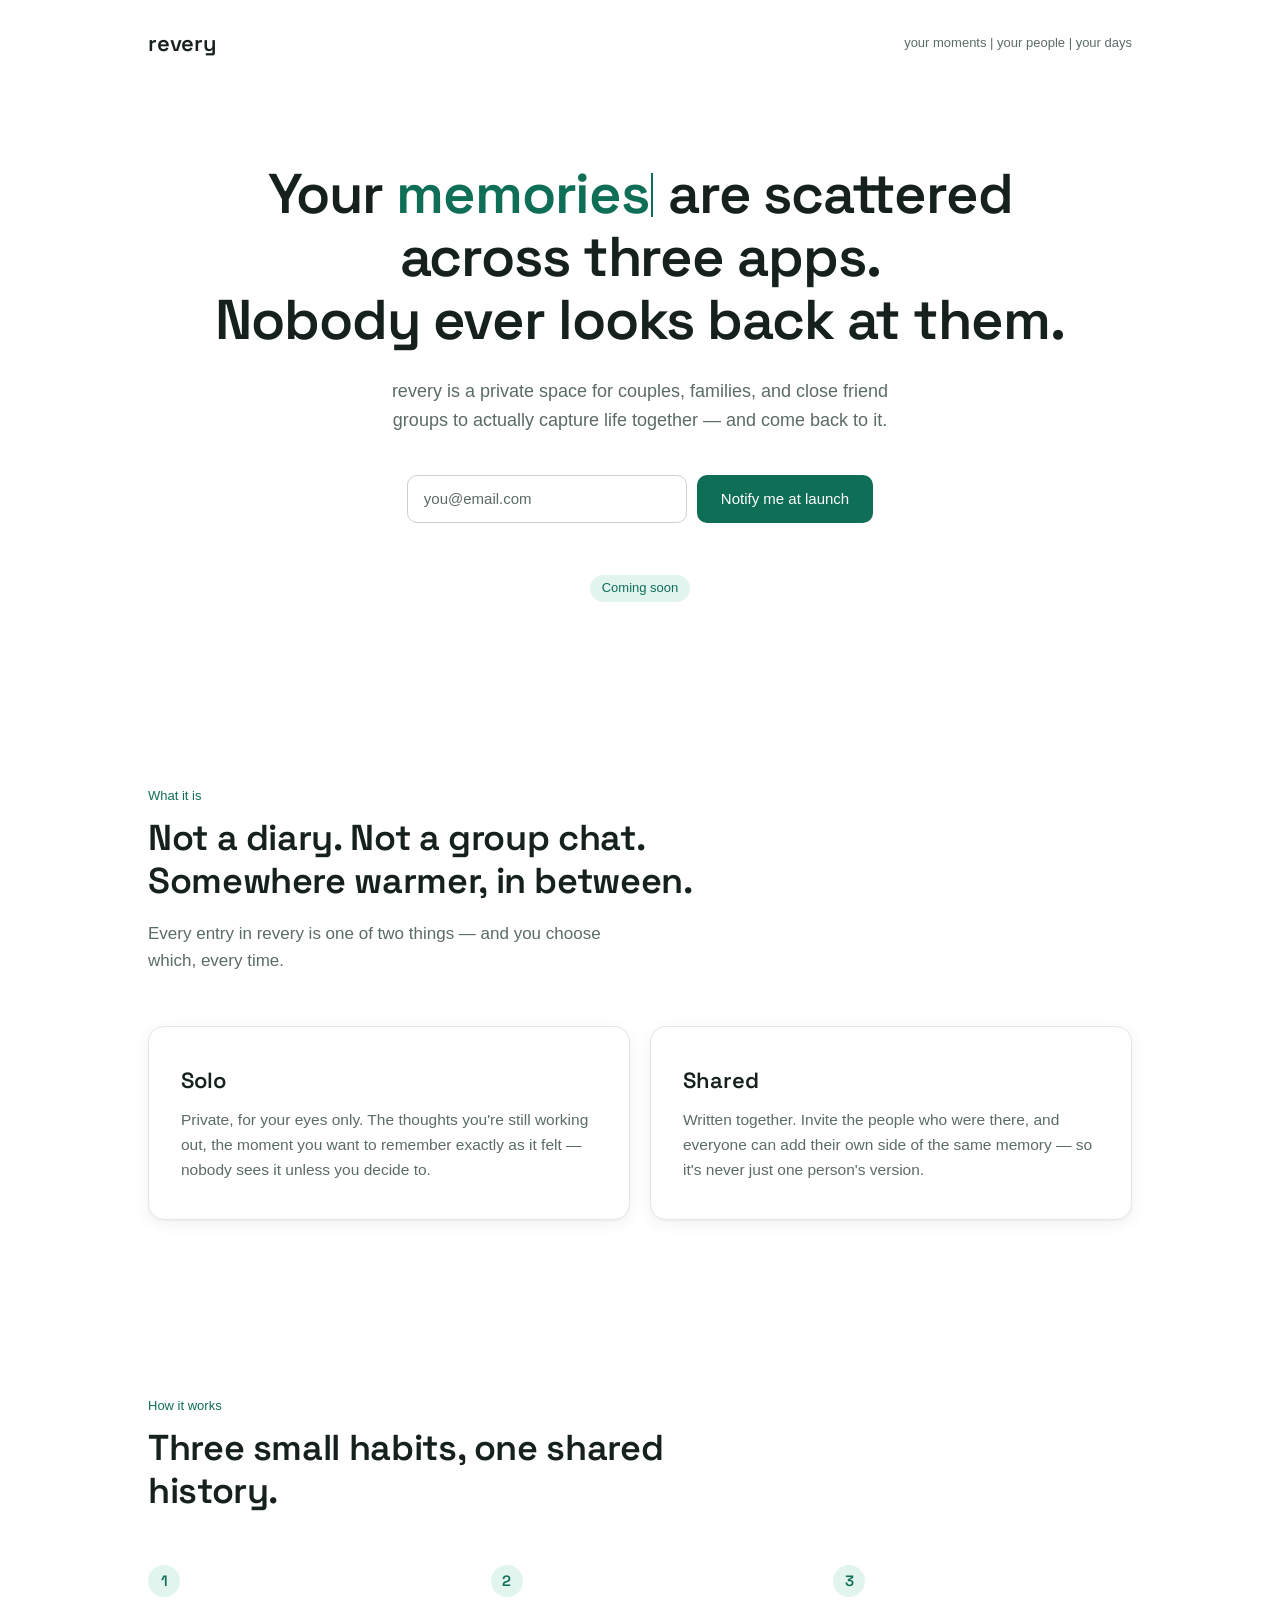
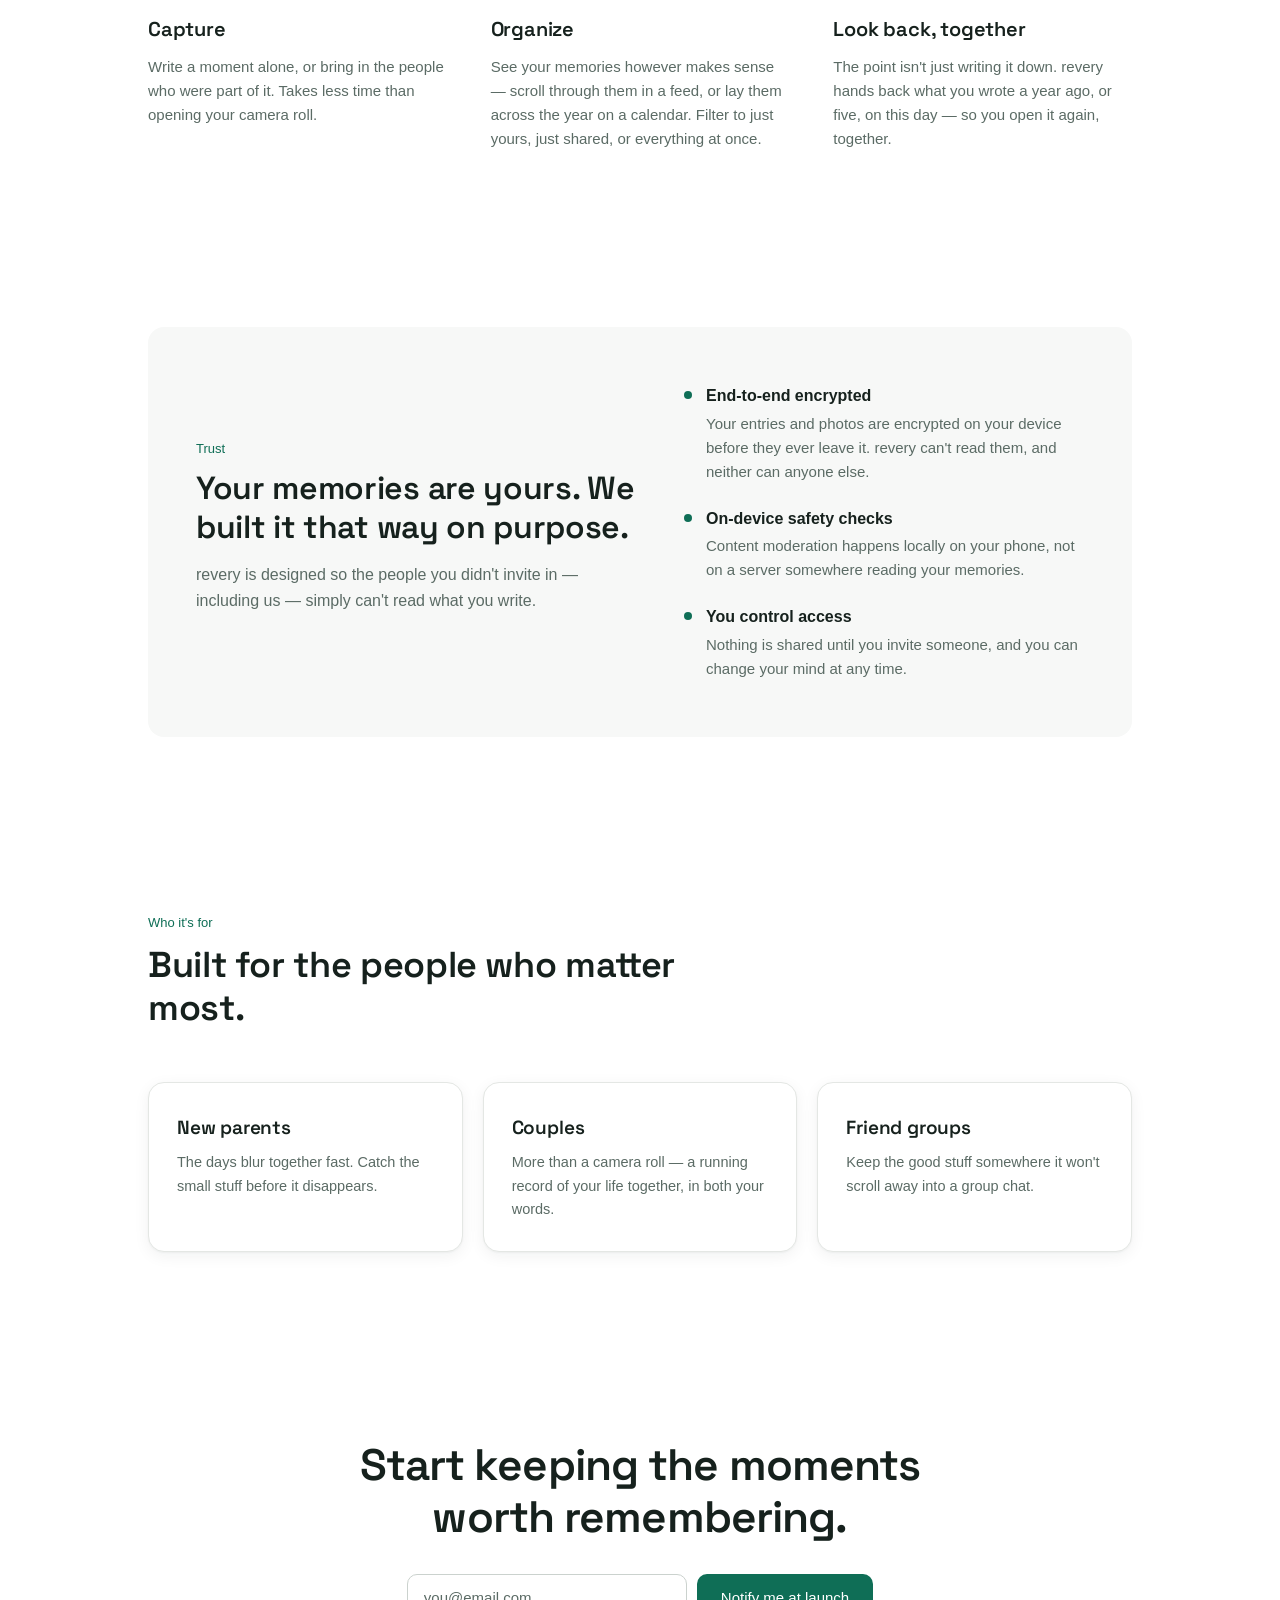
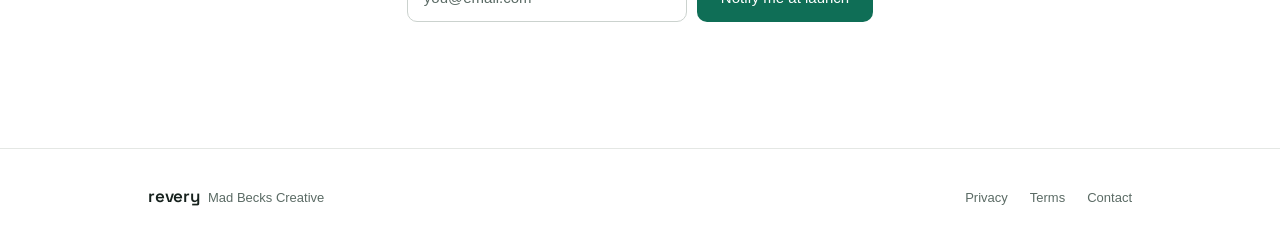
<file: index.html>
<!DOCTYPE html>
<html lang="en">
<head>
<meta charset="UTF-8">
<meta name="viewport" content="width=device-width, initial-scale=1.0">
<title>revery — a private journal you keep together</title>
<meta name="description" content="revery is an end-to-end encrypted journal you keep alone or with the people in your life. Capture your days, invite the people who were there, and come back to it together.">
<link rel="canonical" href="https://revery.club/">
<meta name="color-scheme" content="light dark">
<link rel="preload" href="/fonts/SpaceGrotesk-SemiBold.woff2" as="font" type="font/woff2" crossorigin>
<style>
  /* Revery Design System: tokens.json, light and dark (Charcoal) themes. The
     theme follows the device; there is no toggle. */
  @font-face{
    font-family:'Space Grotesk';
    src:url('/fonts/SpaceGrotesk-SemiBold.woff2') format('woff2');
    font-weight:600;
    font-style:normal;
    font-display:swap;
  }
  :root{
    color-scheme:light dark;
    --bg:#FFFFFF;
    --surface:#FFFFFF;
    --surface-muted:#F7F8F7;
    --border:#E4E7E4;
    --border-strong:#CBD2CE;
    --text-primary:#16211D;
    --text-secondary:#5B6B65;
    --accent:#0F6E56;
    --accent-hover:#0B5744;
    --accent-soft:#E1F5EE;
    --accent-contrast:#FFFFFF;
    --danger:#C0392B;
    --shadow-card:0 1px 2px rgba(22,33,29,0.04), 0 4px 16px rgba(22,33,29,0.06);
    --radius-md:10px;
    --radius-xl:16px;
    --radius-full:999px;
    --font-display:'Space Grotesk', -apple-system, BlinkMacSystemFont, 'Segoe UI', Roboto, sans-serif;
    --font-sans:-apple-system, BlinkMacSystemFont, 'Segoe UI', Roboto, 'Helvetica Neue', Arial, sans-serif;
  }
  @media (prefers-color-scheme: dark){
    :root{
      --bg:#111213;
      --surface:#1A1B1D;
      --surface-muted:#222326;
      --border:#2E3033;
      --border-strong:#3A3D41;
      --text-primary:#ECEDEE;
      --text-secondary:#A9ACB0;
      --accent:#5DCAA5;
      --accent-hover:#78D6B4;
      --accent-soft:#16352D;
      --accent-contrast:#04231C;
      --danger:#E8897E;
      --shadow-card:0 1px 2px rgba(0,0,0,0.2), 0 4px 20px rgba(0,0,0,0.28);
    }
  }
  *{box-sizing:border-box;}
  html{scroll-behavior:smooth; -webkit-text-size-adjust:100%;}
  body{
    margin:0;
    background:var(--bg);
    color:var(--text-primary);
    font-family:var(--font-sans);
    line-height:1.6;
    -webkit-font-smoothing:antialiased;
  }
  h1,h2,h3,.display{
    font-family:var(--font-display);
    font-weight:600;
    color:var(--text-primary);
    letter-spacing:-0.01em;
  }
  .wrap{
    max-width:1040px;
    margin:0 auto;
    padding:0 28px;
  }

  /* ---- Header ---- */
  header{
    padding:26px 0;
  }
  header .wrap{
    display:flex;
    align-items:center;
    justify-content:space-between;
    flex-wrap:wrap;
    gap:6px 20px;
  }
  /* There is no logo yet: the design system sets the name in the type. */
  .wordmark{
    font-family:var(--font-display);
    font-size:22px;
    font-weight:600;
    letter-spacing:-0.01em;
    color:var(--text-primary);
    text-decoration:none;
  }
  .tagline-small{
    font-size:13px;
    color:var(--text-secondary);
  }

  /* ---- Hero ---- */
  .hero{
    padding:76px 0 96px;
    text-align:center;
  }
  .hero h1{
    font-size:clamp(34px, 5.4vw, 56px);
    line-height:1.12;
    letter-spacing:-0.02em;
    max-width:880px;
    margin:0 auto 26px;
  }
  .hero .lede{
    max-width:520px;
    margin:0 auto 40px;
    font-size:18px;
    color:var(--text-secondary);
  }
  /* The noun in the headline is typed and retyped through three words, so the
     sentence can name all three places without reading as a list. */
  .swap{
    position:relative;
    display:inline-block;
    white-space:nowrap;
  }
  /* The width-holder: the widest of the three words, rendered invisibly but
     still taking up its space. It is the whole fix — nothing to the right of
     the word moves as letters are typed and deleted, because the box they are
     typed into never changes size. visibility:hidden rather than opacity:0 so
     it stays out of the accessibility tree as well as out of sight. Holding the
     slot open this way rather than measuring in JS means it tracks the clamped
     font size, every breakpoint, and the moment Space Grotesk finishes loading,
     for free. It holds "messages" rather than "memories": both are eight
     letters, but in Space Grotesk s, a and g are wider than o, r and i, and that
     outweighs the second m. */
  .swap-slot{ visibility:hidden; }
  /* The live text laid over the slot. Absolute inside the inline-block, whose
     own height is one line box of the same font at the same size, so top:0 puts
     this baseline exactly where the slot's already is — no drift against the
     rest of the sentence. Being out of flow also makes the slot's width a floor
     rather than a limit: if a word renders a few pixels wider than the slot it
     simply overhangs into the following word-space and nothing reflows, so the
     slot only has to be approximately the widest. */
  .swap-live{
    position:absolute;
    left:0;
    top:0;
  }
  .swap-word{ color:var(--accent); }
  .swap-caret{
    display:inline-block;
    width:2px;
    height:0.78em;
    margin-left:2px;
    vertical-align:-0.06em;
    background:var(--accent);
    animation:swap-caret-blink 1s step-end infinite;
  }
  @keyframes swap-caret-blink{ 50%{ opacity:0; } }
  /* The same word again, off-screen the way .decoy is, and the only one of the
     two that assistive tech reads: a screen reader landing on the heading
     mid-erase would otherwise announce "Your memo are scattered across three
     apps." display:none and visibility:hidden would both drop it out of the
     accessibility tree, which is the whole point of it. */
  .swap-label{
    position:absolute;
    left:-9999px;
    width:1px;
    height:1px;
    opacity:0;
  }
  .cta-row{
    display:flex;
    flex-direction:column;
    align-items:center;
    gap:16px;
  }
  .waitlist-form{
    display:flex;
    gap:10px;
    flex-wrap:wrap;
    justify-content:center;
  }
  /* display:flex above beats the browser's own [hidden] rule, so retiring the
     form on success needs saying explicitly or it stays on screen. */
  .waitlist-form[hidden]{ display:none; }
  .waitlist-form input[type=email]{
    font-family:inherit;
    font-size:15px;
    height:48px;
    padding:0 16px;
    border:1px solid var(--border-strong);
    border-radius:var(--radius-md);
    background:var(--surface);
    color:var(--text-primary);
    width:280px;
    max-width:100%;
    transition:border-color 0.12s ease, box-shadow 0.12s ease;
  }
  .waitlist-form input[type=email]::placeholder{ color:var(--text-secondary); }
  /* The system's focus glow alone (accent-soft) is too faint to find the field
     by; the accent border carries the contrast and the glow sits around it. */
  .waitlist-form input[type=email]:focus{
    outline:none;
    border-color:var(--accent);
    box-shadow:0 0 0 3px var(--accent-soft);
  }
  .btn{
    font-family:inherit;
    font-size:15px;
    font-weight:500;
    height:48px;
    padding:0 24px;
    border-radius:var(--radius-md);
    border:none;
    background:var(--accent);
    color:var(--accent-contrast);
    cursor:pointer;
    transition:background 0.12s ease;
  }
  .btn:hover{ background:var(--accent-hover); }
  .btn:focus-visible{ outline:2px solid var(--accent); outline-offset:2px; }
  .cta-note{
    font-size:13px;
    font-weight:500;
    color:var(--accent);
    background:var(--accent-soft);
    border-radius:var(--radius-full);
    padding:3px 12px;
  }
  .form-status{
    font-size:14px;
    color:var(--text-primary);
    min-height:20px;
  }
  .btn[aria-disabled=true]{ opacity:0.6; cursor:default; }
  .btn[aria-disabled=true]:hover{ background:var(--accent); }
  .form-status:focus{ outline:none; }
  /* The widget is invisible, but its container is still a flex item and would
     add a second gap between the field and the button. While there is no iframe
     to show, take it out of flow; if the widget mode is ever switched to Managed
     an iframe appears, this rule stops matching, and the checkbox lays out
     normally. Browsers without :has() just get a slightly wider gap. */
  .waitlist-form .turnstile:not(:has(iframe)){
    position:absolute;
    width:0;
    height:0;
    overflow:hidden;
  }
  /* Honeypot: off-screen rather than display:none, which bots look for. */
  .decoy{
    position:absolute;
    left:-9999px;
    width:1px;
    height:1px;
    opacity:0;
    pointer-events:none;
  }

  /* ---- Section shared ---- */
  section{ padding:88px 0; }
  .eyebrow-line{
    font-size:13px;
    font-weight:500;
    color:var(--accent);
    margin-bottom:10px;
  }
  .section-head{
    max-width:600px;
    margin-bottom:52px;
  }
  .section-head h2{
    font-size:clamp(26px, 3.6vw, 36px);
    margin:0 0 14px;
    line-height:1.2;
  }
  .section-head p{
    color:var(--text-secondary);
    font-size:17px;
    max-width:480px;
  }

  /* ---- Cards: the system's one card shape ---- */
  .card{
    background:var(--surface);
    border:1px solid var(--border);
    border-radius:var(--radius-xl);
    box-shadow:var(--shadow-card);
  }

  /* ---- What it is: two column ---- */
  .split{
    display:grid;
    grid-template-columns:1fr 1fr;
    gap:20px;
  }
  .split-col{
    padding:36px 32px;
  }
  .split-col .kicker{
    font-family:var(--font-display);
    font-weight:600;
    font-size:22px;
    margin:0 0 10px;
  }
  .split-col p{
    color:var(--text-secondary);
    font-size:15.5px;
    margin:0;
  }

  /* ---- How it works ---- */
  .steps{
    display:grid;
    grid-template-columns:repeat(3, 1fr);
    gap:44px;
  }
  .step-num{
    display:inline-flex;
    align-items:center;
    justify-content:center;
    width:32px;
    height:32px;
    margin-bottom:16px;
    border-radius:var(--radius-full);
    background:var(--accent-soft);
    color:var(--accent);
    font-family:var(--font-display);
    font-weight:600;
    font-size:15px;
  }
  .step h3{
    font-size:20px;
    margin:0 0 10px;
  }
  .step p{
    color:var(--text-secondary);
    font-size:15px;
    margin:0;
  }

  /* ---- Trust ---- */
  .trust{
    background:var(--surface-muted);
    border-radius:var(--radius-xl);
    padding:56px 48px;
    display:grid;
    grid-template-columns:1.1fr 1fr;
    gap:48px;
    align-items:center;
  }
  .trust h2{
    font-size:clamp(24px,3.2vw,32px);
    margin:0 0 16px;
    line-height:1.2;
  }
  .trust p{
    color:var(--text-secondary);
    font-size:16px;
    margin:0 0 12px;
  }
  .trust-list{
    list-style:none;
    margin:0;
    padding:0;
    display:flex;
    flex-direction:column;
    gap:22px;
  }
  .trust-list li{
    padding-left:22px;
    position:relative;
    font-size:15px;
    color:var(--text-secondary);
  }
  .trust-list li::before{
    content:'';
    position:absolute;
    left:0;
    top:8px;
    width:8px;
    height:8px;
    border-radius:50%;
    background:var(--accent);
  }
  .trust-list strong{ display:block; font-size:16px; font-weight:600; color:var(--text-primary); margin-bottom:3px; }

  /* ---- Who it's for ---- */
  .personas{
    display:grid;
    grid-template-columns:repeat(3,1fr);
    gap:20px;
  }
  .persona{
    padding:30px 28px;
  }
  .persona .display{
    font-size:19px;
    display:block;
    margin-bottom:8px;
  }
  .persona p{
    font-size:14.5px;
    color:var(--text-secondary);
    margin:0;
  }

  /* ---- Final CTA ---- */
  .final-cta{
    text-align:center;
    padding:100px 0 90px;
  }
  .final-cta h2{
    font-size:clamp(28px, 4.6vw, 44px);
    letter-spacing:-0.02em;
    max-width:640px;
    margin:0 auto 30px;
    line-height:1.18;
  }

  /* ---- Footer ---- */
  footer{
    border-top:1px solid var(--border);
    padding:34px 0;
  }
  footer .wrap{
    display:flex;
    justify-content:space-between;
    align-items:center;
    flex-wrap:wrap;
    gap:14px;
  }
  footer .fine{
    font-size:13px;
    color:var(--text-secondary);
  }
  footer .fine .wordmark{
    font-size:17px;
    margin-right:8px;
  }
  .footer-links{
    display:flex;
    gap:22px;
    list-style:none;
    padding:0;
    margin:0;
  }
  .footer-links a{
    font-size:13px;
    color:var(--text-secondary);
    text-decoration:none;
  }
  .footer-links a:hover{ color:var(--accent); text-decoration:underline; }

  @media (max-width:760px){
    .split{ grid-template-columns:1fr; }
    .steps{ grid-template-columns:1fr; gap:34px; }
    .trust{ grid-template-columns:1fr; padding:40px 26px; }
    .personas{ grid-template-columns:1fr; }
    section{ padding:64px 0; }
    .hero{ padding:48px 0 72px; }
  }

  @media (max-width:480px){
    .wrap{ padding:0 20px; }
    .waitlist-form{ width:100%; }
    .waitlist-form input[type=email], .waitlist-form .btn{ width:100%; }
  }

  @media (prefers-reduced-motion: reduce){
    html{ scroll-behavior:auto; }
    /* The script below bails out under the same query, so nothing ever types.
       With no typing there is no reflow to prevent, so drop the caret and let
       the word sit in the sentence at its own natural width — otherwise it
       keeps a permanently held-open slot and a dead gap before "are". */
    .swap-caret{ display:none; }
    .swap-slot{ display:none; }
    .swap-live{ position:static; }
  }
</style>
</head>
<body>

  <header>
    <div class="wrap">
      <a class="wordmark" href="/">revery</a>
      <div class="tagline-small">your moments&nbsp;|&nbsp;your people&nbsp;|&nbsp;your days</div>
    </div>
  </header>

  <main>
    <section class="hero">
      <div class="wrap">
        <h1>Your <span class="swap"><span class="swap-label">memories</span><span class="swap-slot" aria-hidden="true">messages</span><span class="swap-live" aria-hidden="true"><span class="swap-word" data-swap="memories,photos,messages">memories</span><span class="swap-caret"></span></span></span> are scattered across three apps.<br>Nobody ever looks back at them.</h1>
        <p class="lede">revery is a private space for couples, families, and close friend groups to actually capture life together — and come back to it.</p>

        <div class="cta-row">
          <form class="waitlist-form" id="waitlist">
            <input type="email" name="email" placeholder="you@email.com" required aria-label="Email address" aria-describedby="waitlist-status" autocomplete="email" spellcheck="false">
            <input type="hidden" name="source" value="hero">
            <input class="decoy" type="text" name="company" tabindex="-1" autocomplete="off" aria-hidden="true">
            <div class="turnstile" data-widget></div>
            <button type="submit" class="btn">Notify me at launch</button>
          </form>
          <div class="form-status" id="waitlist-status" role="status" aria-live="polite" tabindex="-1"></div>
          <div class="cta-note">Coming soon</div>
        </div>
      </div>
    </section>

    <section id="what">
      <div class="wrap">
        <div class="section-head">
          <div class="eyebrow-line">What it is</div>
          <h2>Not a diary. Not a group chat. Somewhere warmer, in between.</h2>
          <p>Every entry in revery is one of two things — and you choose which, every time.</p>
        </div>
        <div class="split">
          <div class="split-col card">
            <div class="kicker">Solo</div>
            <p>Private, for your eyes only. The thoughts you're still working out, the moment you want to remember exactly as it felt — nobody sees it unless you decide to.</p>
          </div>
          <div class="split-col card">
            <div class="kicker">Shared</div>
            <p>Written together. Invite the people who were there, and everyone can add their own side of the same memory — so it's never just one person's version.</p>
          </div>
        </div>
      </div>
    </section>

    <section id="how">
      <div class="wrap">
        <div class="section-head">
          <div class="eyebrow-line">How it works</div>
          <h2>Three small habits, one shared history.</h2>
        </div>
        <div class="steps">
          <div class="step">
            <div class="step-num" aria-hidden="true">1</div>
            <h3>Capture</h3>
            <p>Write a moment alone, or bring in the people who were part of it. Takes less time than opening your camera roll.</p>
          </div>
          <div class="step">
            <div class="step-num" aria-hidden="true">2</div>
            <h3>Organize</h3>
            <p>See your memories however makes sense — scroll through them in a feed, or lay them across the year on a calendar. Filter to just yours, just shared, or everything at once.</p>
          </div>
          <div class="step">
            <div class="step-num" aria-hidden="true">3</div>
            <h3>Look back, together</h3>
            <p>The point isn't just writing it down. revery hands back what you wrote a year ago, or five, on this day — so you open it again, together.</p>
          </div>
        </div>
      </div>
    </section>

    <section id="trust">
      <div class="wrap">
        <div class="trust">
          <div>
            <div class="eyebrow-line">Trust</div>
            <h2>Your memories are yours. We built it that way on purpose.</h2>
            <p>revery is designed so the people you didn't invite in — including us — simply can't read what you write.</p>
          </div>
          <ul class="trust-list">
            <li><strong>End-to-end encrypted</strong>Your entries and photos are encrypted on your device before they ever leave it. revery can't read them, and neither can anyone else.</li>
            <li><strong>On-device safety checks</strong>Content moderation happens locally on your phone, not on a server somewhere reading your memories.</li>
            <li><strong>You control access</strong>Nothing is shared until you invite someone, and you can change your mind at any time.</li>
          </ul>
        </div>
      </div>
    </section>

    <section id="who">
      <div class="wrap">
        <div class="section-head">
          <div class="eyebrow-line">Who it's for</div>
          <h2>Built for the people who matter most.</h2>
        </div>
        <div class="personas">
          <div class="persona card">
            <span class="display">New parents</span>
            <p>The days blur together fast. Catch the small stuff before it disappears.</p>
          </div>
          <div class="persona card">
            <span class="display">Couples</span>
            <p>More than a camera roll — a running record of your life together, in both your words.</p>
          </div>
          <div class="persona card">
            <span class="display">Friend groups</span>
            <p>Keep the good stuff somewhere it won't scroll away into a group chat.</p>
          </div>
        </div>
      </div>
    </section>

    <section class="final-cta">
      <div class="wrap">
        <h2>Start keeping the moments worth remembering.</h2>
        <div class="cta-row">
          <form class="waitlist-form" id="waitlist-final">
            <input type="email" name="email" placeholder="you@email.com" required aria-label="Email address" aria-describedby="waitlist-final-status" autocomplete="email" spellcheck="false">
            <input type="hidden" name="source" value="final">
            <input class="decoy" type="text" name="company" tabindex="-1" autocomplete="off" aria-hidden="true">
            <div class="turnstile" data-widget></div>
            <button type="submit" class="btn">Notify me at launch</button>
          </form>
          <div class="form-status" id="waitlist-final-status" role="status" aria-live="polite" tabindex="-1"></div>
        </div>
      </div>
    </section>
  </main>

  <footer>
    <div class="wrap">
      <div class="fine"><span class="wordmark">revery</span>Mad Becks Creative</div>
      <ul class="footer-links">
        <li><a href="/privacy">Privacy</a></li>
        <li><a href="/terms">Terms</a></li>
        <li><a href="mailto:support@revery.club">Contact</a></li>
      </ul>
    </div>
  </footer>

<script>
  // The noun is typed and retyped through three words, so the sentence can name
  // all three places without reading as a list. It types into a slot held open
  // at the width of the longest word (see .swap-slot), so nothing to the right
  // of it moves: an earlier version let the sentence reflow on every keystroke,
  // and it was that sliding — not the typing — that read as restless.
  (function () {
    const word = document.querySelector('[data-swap]');
    if (!word) return;
    if (window.matchMedia('(prefers-reduced-motion: reduce)').matches) return;

    const words = word.dataset.swap.split(',');
    const HOLD = 2800;  // reading pause on a finished word
    const ERASE = 55;   // per character, deleting
    const PAUSE = 500;  // beat on the empty slot, before the next word
    const TYPE = 120;   // per character, typing

    let i = 0, n = words[0].length, erasing = true;

    function tick() {
      if (erasing) {
        word.textContent = words[i].slice(0, --n);
        if (n > 0) return setTimeout(tick, ERASE);
        erasing = false;
        i = (i + 1) % words.length;
        return setTimeout(tick, PAUSE);
      }
      word.textContent = words[i].slice(0, ++n);
      if (n < words[i].length) return setTimeout(tick, TYPE);
      erasing = true;
      setTimeout(tick, HOLD);
    }

    setTimeout(tick, HOLD);
  })();
</script>

<script>
  // Posts to the Pages Function in functions/api/waitlist.js — same origin, so
  // the relative path works on revery.club, the pages.dev host and previews alike.
  const WAITLIST_ENDPOINT = '/api/waitlist';
  const TURNSTILE_SITEKEY = '0x4AAAAAAE8tK2_JeXg6lsEC';
  const CONTACT_EMAIL = 'support@revery.club';

  // Rendered explicitly rather than by class: there are two forms, and a bare
  // turnstile.reset() would reset whichever widget rendered last. Each form keeps
  // the id of its own widget so a failed attempt resets the right one.
  window.onloadTurnstileCallback = function () {
    document.querySelectorAll('.waitlist-form .turnstile[data-widget]').forEach(function (el) {
      el.dataset.widgetId = window.turnstile.render(el, { sitekey: TURNSTILE_SITEKEY });
    });
  };

  document.querySelectorAll('.waitlist-form').forEach(function (form) {
    const status = form.parentElement.querySelector('.form-status');
    const button = form.querySelector('button[type=submit]');
    const buttonLabel = button.textContent;
    const widget = form.querySelector('.turnstile[data-widget]');
    let inFlight = false;

    // A Turnstile token is single use and expires after five minutes, so any
    // failed attempt must get a fresh one — otherwise the retry sends the same
    // dead token, fails identically, and reads as a broken site.
    function resetChallenge() {
      if (window.turnstile && widget && widget.dataset.widgetId) {
        try { window.turnstile.reset(widget.dataset.widgetId); } catch (err) { /* nothing to reset */ }
      }
    }

    // aria-disabled rather than the disabled attribute: a disabled button leaves
    // the accessibility tree and takes keyboard focus down to <body> with it, so
    // the person submitting loses their place. The guard blocks the second click.
    function lock(on) {
      inFlight = on;
      button.setAttribute('aria-disabled', on ? 'true' : 'false');
      button.textContent = on ? 'Adding you…' : buttonLabel;
    }

    form.addEventListener('submit', async function (e) {
      e.preventDefault();
      if (inFlight) return;

      if (navigator.onLine === false) {
        status.textContent = "You appear to be offline — try again once you're reconnected.";
        return;
      }

      lock(true);
      status.textContent = '';

      try {
        const res = await fetch(WAITLIST_ENDPOINT, {
          method: 'POST',
          headers: { 'Accept': 'application/json' },
          body: new FormData(form)
        });

        if (res.status === 400) {
          status.textContent = 'That email address does not look right — check it and try again.';
          lock(false);
          resetChallenge();
          form.email.focus();
          return;
        }
        if (res.status === 403 || res.status === 503) {
          // The check runs silently, so a blocked person has nothing to click.
          // Give them the address that is already in the footer.
          status.textContent = "We couldn't verify your browser. Email " + CONTACT_EMAIL +
            " and we'll add you to the list.";
          lock(false);
          resetChallenge();
          return;
        }
        if (!res.ok) throw new Error('HTTP ' + res.status);

        // Retire the form on success so it cannot be submitted twice, moving focus
        // to the confirmation first — otherwise hiding it strands focus on <body>.
        // Clear and unlock before hiding, so that even if the form somehow stays
        // visible it never sits there holding a stale address and "Adding you…".
        status.textContent = "You're on the list — we'll email you the moment revery is live.";
        form.reset();
        lock(false);
        status.focus();
        form.hidden = true;
      } catch (err) {
        status.textContent = 'Something went wrong — please try again in a moment.';
        lock(false);
        resetChallenge();
      }
    });
  });
</script>

<script src="https://challenges.cloudflare.com/turnstile/v0/api.js?render=explicit&onload=onloadTurnstileCallback" async defer></script>

</body>
</html>
</file>
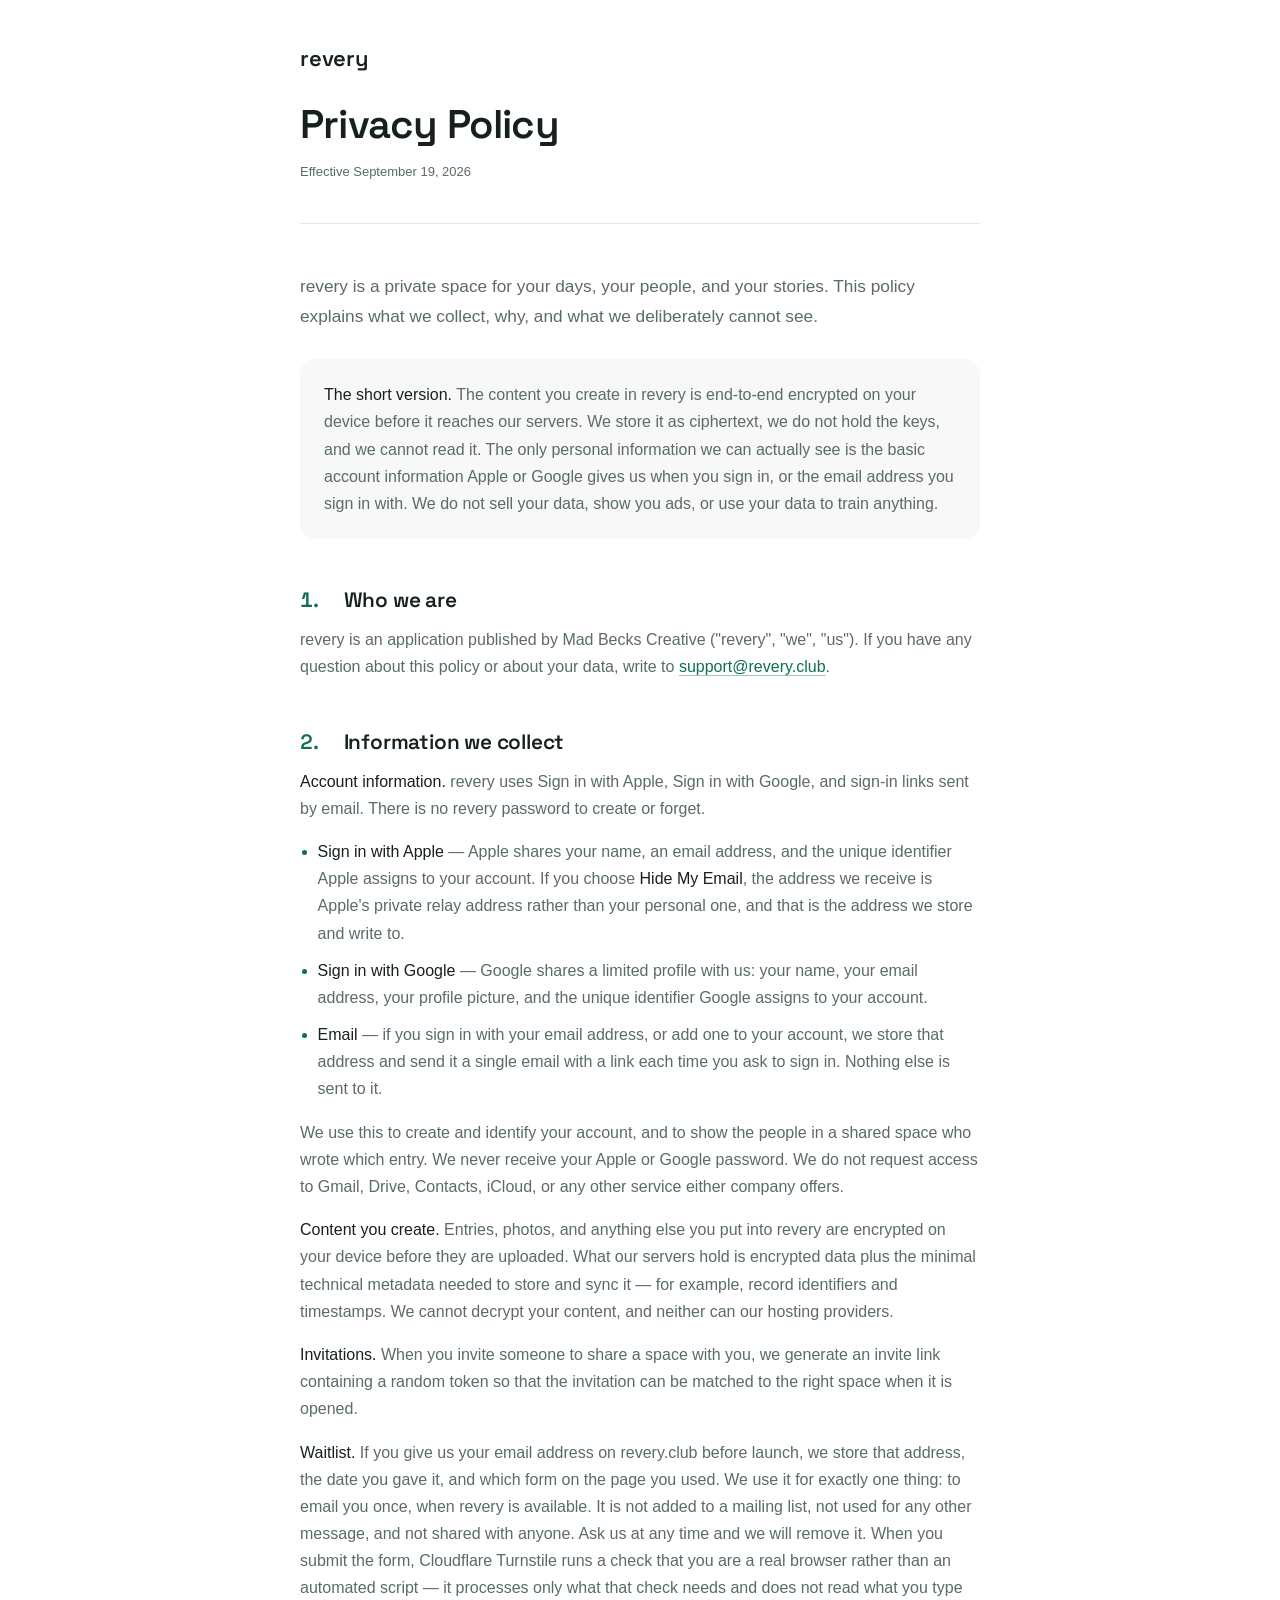
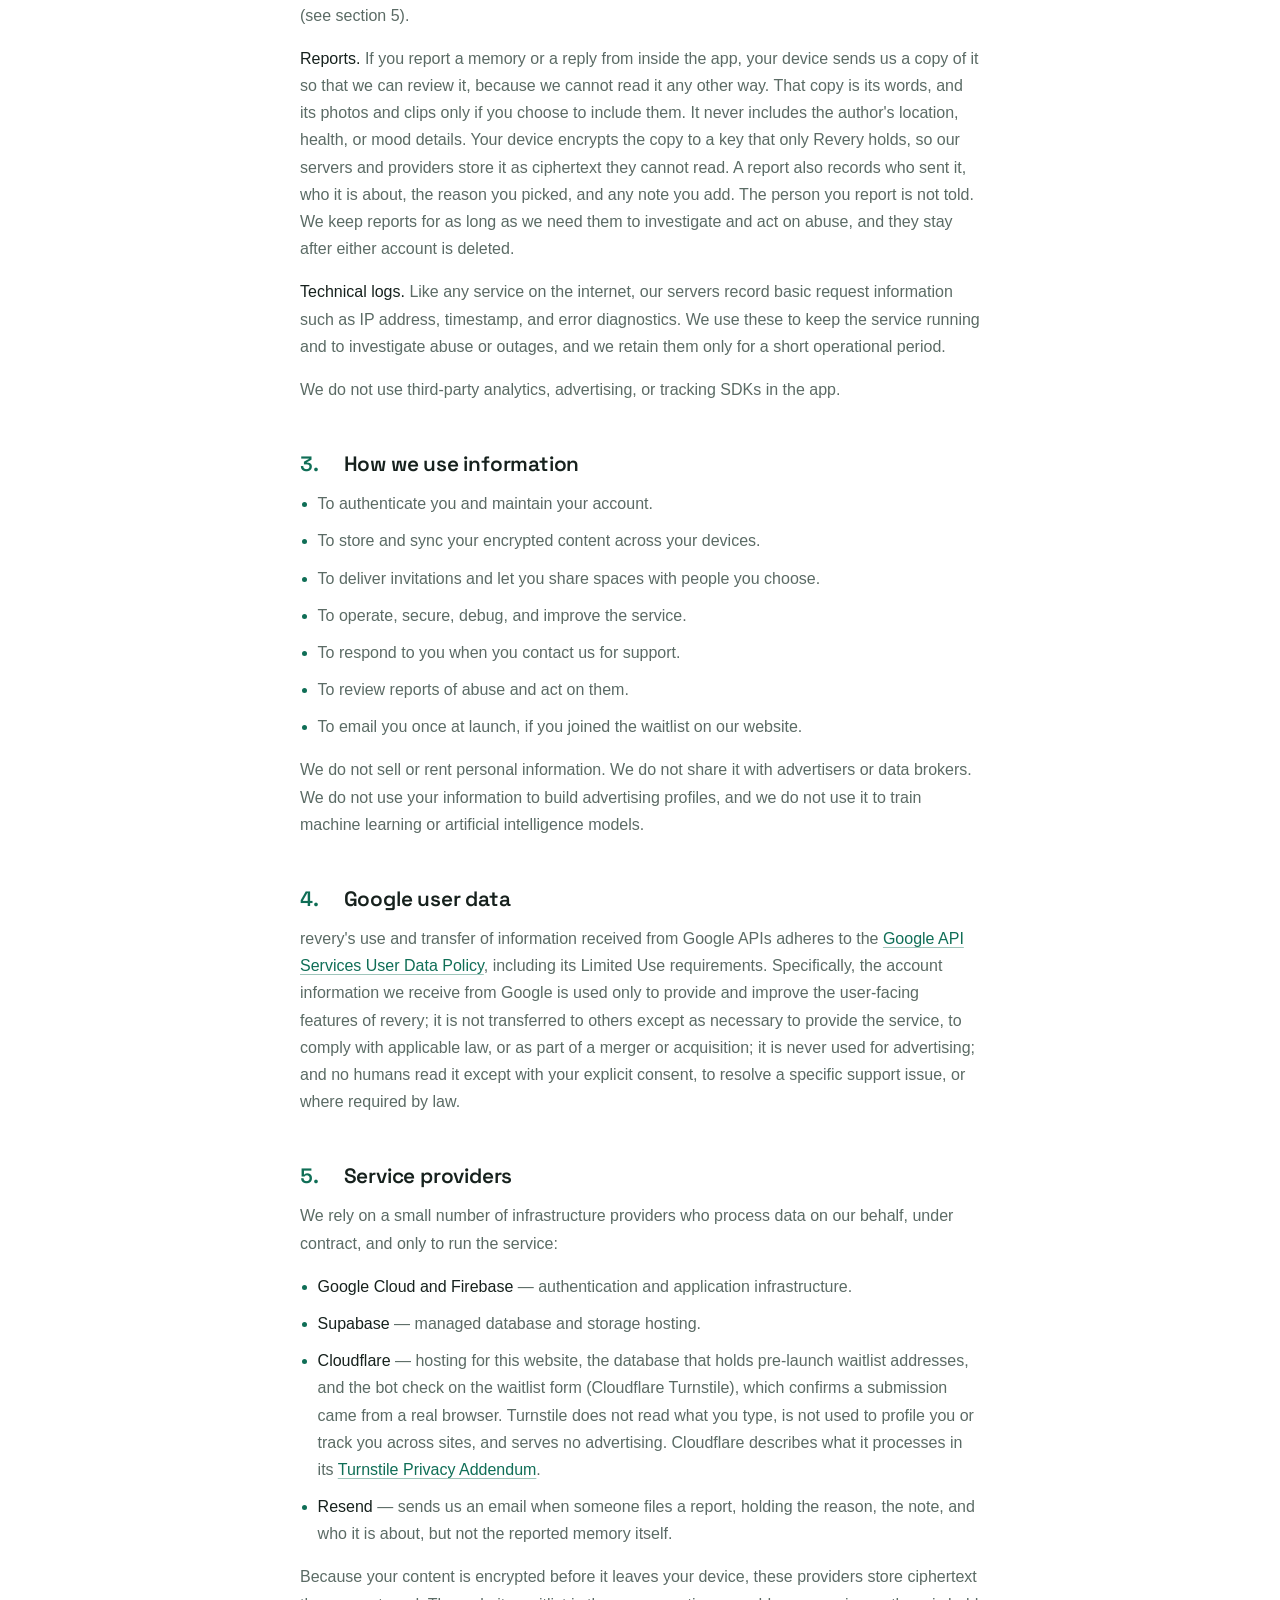
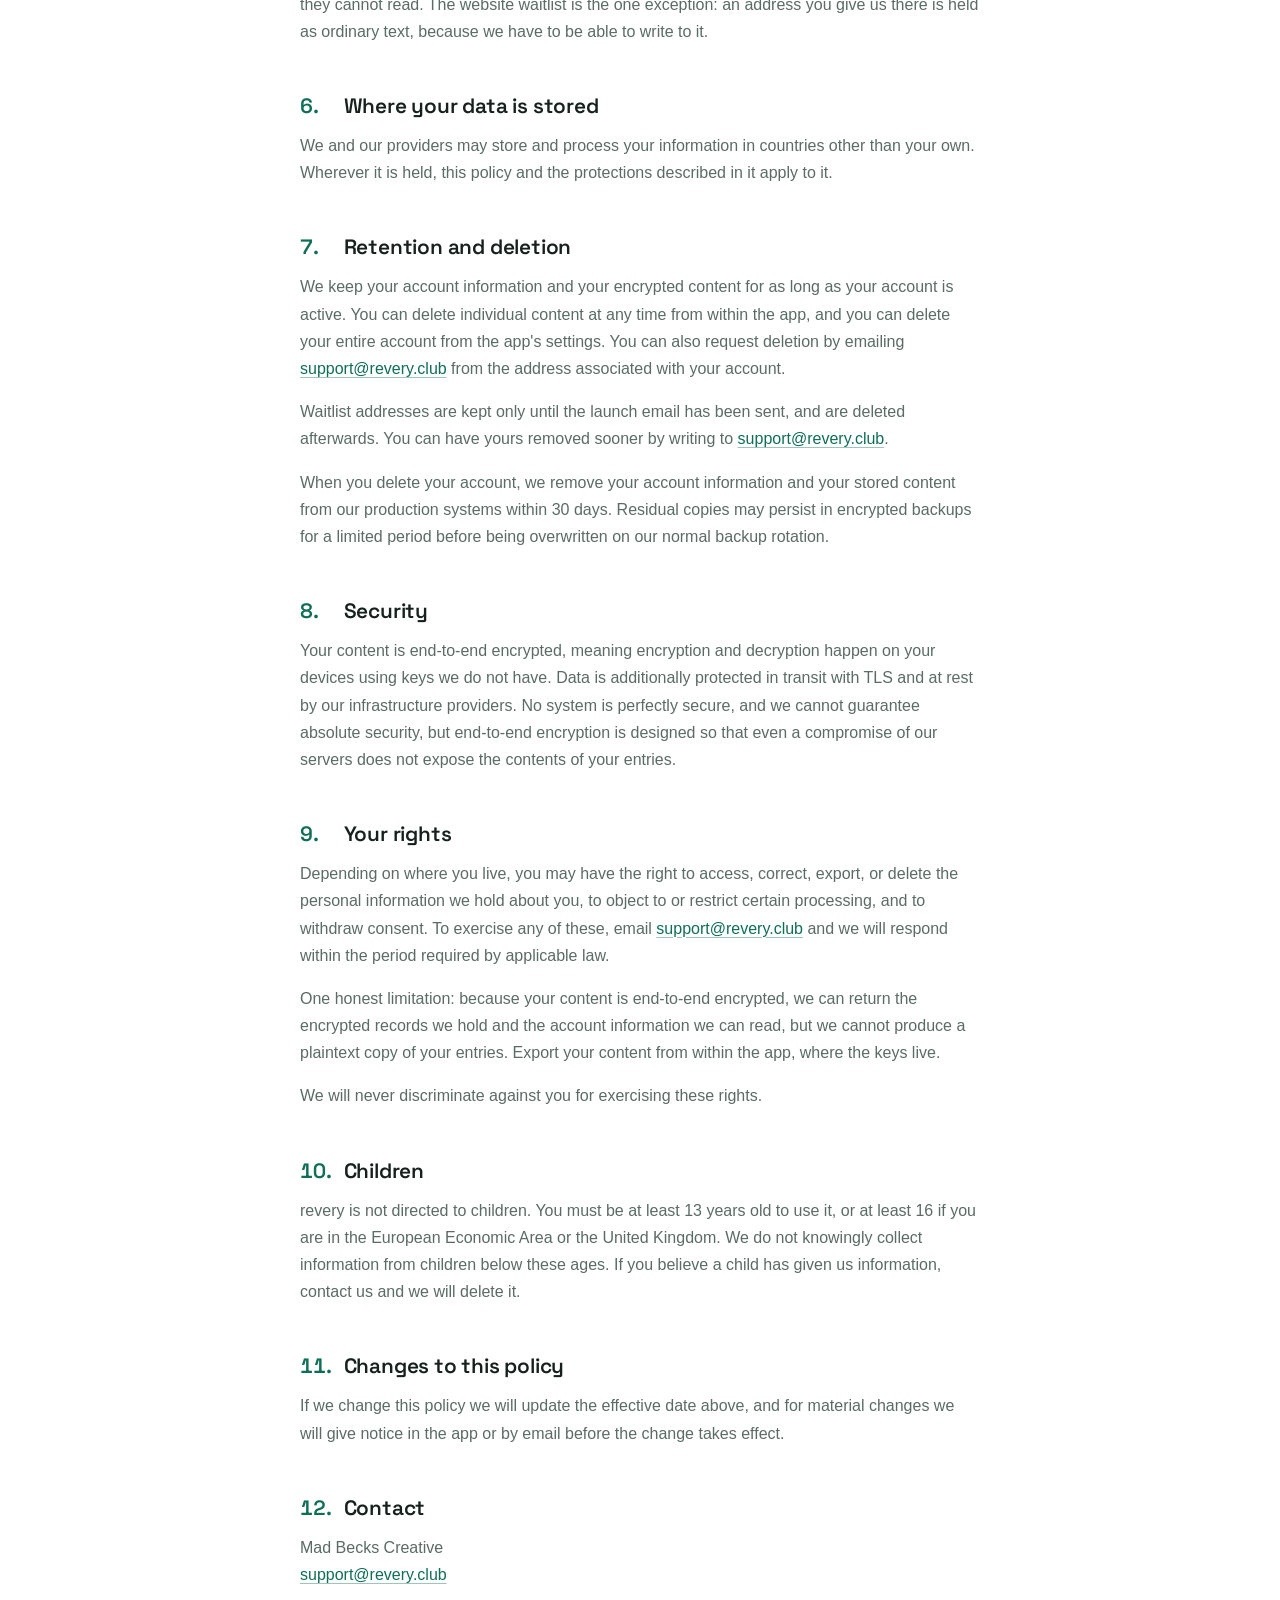
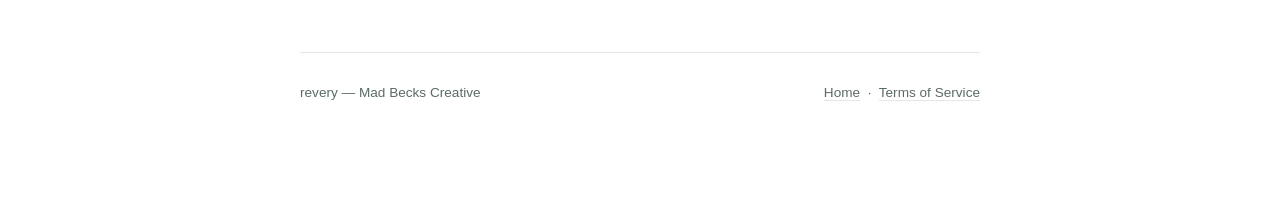
<file: privacy/index.html>
<!DOCTYPE html>
<html lang="en">
<head>
  <meta charset="UTF-8" />
  <meta name="viewport" content="width=device-width, initial-scale=1.0" />
  <title>Privacy Policy — revery</title>
  <meta name="description" content="How revery handles your data.">
  <link rel="canonical" href="https://revery.club/privacy">
  <meta name="color-scheme" content="light dark">
  <link rel="preload" href="/fonts/SpaceGrotesk-SemiBold.woff2" as="font" type="font/woff2" crossorigin>
  <link rel="stylesheet" href="/legal.css">
</head>
<body>
  <div class="wrap">
    <header class="doc">
      <a class="wordmark" href="/">revery</a>
      <h1>Privacy Policy</h1>
      <p class="effective">Effective September 19, 2026</p>
    </header>

    <main>
      <p class="lede">revery is a private space for your days, your people, and your
      stories. This policy explains what we collect, why, and what we deliberately
      cannot see.</p>

      <div class="callout">
        <p><strong>The short version.</strong> The content you create in revery is
        end-to-end encrypted on your device before it reaches our servers. We store
        it as ciphertext, we do not hold the keys, and we cannot read it. The only
        personal information we can actually see is the basic account information
        Apple or Google gives us when you sign in, or the email address you sign in
        with. We do not sell your data, show you
        ads, or use your data to train anything.</p>
      </div>

      <h2 data-num="1.">Who we are</h2>
      <p>revery is an application published by Mad Becks Creative ("revery", "we",
      "us"). If you have any question about this policy or about your data, write to
      <a href="mailto:support@revery.club">support@revery.club</a>.</p>

      <h2 data-num="2.">Information we collect</h2>
      <p><strong>Account information.</strong> revery uses Sign in with Apple, Sign
      in with Google, and sign-in links sent by email. There is no revery password
      to create or forget.</p>
      <ul>
        <li><strong>Sign in with Apple</strong> — Apple shares your name, an email
        address, and the unique identifier Apple assigns to your account. If you
        choose <strong>Hide My Email</strong>, the address we receive is Apple's
        private relay address rather than your personal one, and that is the address
        we store and write to.</li>
        <li><strong>Sign in with Google</strong> — Google shares a limited profile
        with us: your name, your email address, your profile picture, and the unique
        identifier Google assigns to your account.</li>
        <li><strong>Email</strong> — if you sign in with your email address, or add
        one to your account, we store that address and send it a single email with a
        link each time you ask to sign in. Nothing else is sent to it.</li>
      </ul>
      <p>We use this to create and identify your account, and to show the people in a
      shared space who wrote which entry. We never receive your Apple or Google
      password. We do not request access to Gmail, Drive, Contacts, iCloud, or any
      other service either company offers.</p>
      <p><strong>Content you create.</strong> Entries, photos, and anything else you
      put into revery are encrypted on your device before they are uploaded. What our
      servers hold is encrypted data plus the minimal technical metadata needed to
      store and sync it — for example, record identifiers and timestamps. We cannot
      decrypt your content, and neither can our hosting providers.</p>
      <p><strong>Invitations.</strong> When you invite someone to share a space with
      you, we generate an invite link containing a random token so that the
      invitation can be matched to the right space when it is opened.</p>
      <p><strong>Waitlist.</strong> If you give us your email address on
      revery.club before launch, we store that address, the date you gave it, and
      which form on the page you used. We use it for exactly one thing: to email you
      once, when revery is available. It is not added to a mailing list, not used for
      any other message, and not shared with anyone. Ask us at any time and we will
      remove it. When you submit the form, Cloudflare Turnstile runs a check that you
      are a real browser rather than an automated script — it processes only what that
      check needs and does not read what you type (see section 5).</p>
      <p><strong>Reports.</strong> If you report a memory or a reply from inside the
      app, your device sends us a copy of it so that we can review it, because we
      cannot read it any other way. That copy is its words, and its photos and clips
      only if you choose to include them. It never includes the author's location,
      health, or mood details. Your device encrypts the copy to a key that only Revery
      holds, so our servers and providers store it as ciphertext they cannot read. A
      report also records who sent it, who it is about, the reason you picked, and any
      note you add. The person you report is not told. We keep reports for as long as we need
      them to investigate and act on abuse, and they stay after either account is
      deleted.</p>
      <p><strong>Technical logs.</strong> Like any service on the internet, our
      servers record basic request information such as IP address, timestamp, and
      error diagnostics. We use these to keep the service running and to investigate
      abuse or outages, and we retain them only for a short operational period.</p>
      <p>We do not use third-party analytics, advertising, or tracking SDKs in the
      app.</p>

      <h2 data-num="3.">How we use information</h2>
      <ul>
        <li>To authenticate you and maintain your account.</li>
        <li>To store and sync your encrypted content across your devices.</li>
        <li>To deliver invitations and let you share spaces with people you choose.</li>
        <li>To operate, secure, debug, and improve the service.</li>
        <li>To respond to you when you contact us for support.</li>
        <li>To review reports of abuse and act on them.</li>
        <li>To email you once at launch, if you joined the waitlist on our website.</li>
      </ul>
      <p>We do not sell or rent personal information. We do not share it with
      advertisers or data brokers. We do not use your information to build
      advertising profiles, and we do not use it to train machine learning or
      artificial intelligence models.</p>

      <h2 data-num="4.">Google user data</h2>
      <p>revery's use and transfer of information received from Google APIs adheres to
      the <a href="https://developers.google.com/terms/api-services-user-data-policy"
      rel="noopener">Google API Services User Data Policy</a>, including its Limited
      Use requirements. Specifically, the account information we receive from Google
      is used only to provide and improve the user-facing features of revery; it is
      not transferred to others except as necessary to provide the service, to comply
      with applicable law, or as part of a merger or acquisition; it is never used for
      advertising; and no humans read it except with your explicit consent, to resolve
      a specific support issue, or where required by law.</p>

      <h2 data-num="5.">Service providers</h2>
      <p>We rely on a small number of infrastructure providers who process data on our
      behalf, under contract, and only to run the service:</p>
      <ul>
        <li><strong>Google Cloud and Firebase</strong> — authentication and
        application infrastructure.</li>
        <li><strong>Supabase</strong> — managed database and storage hosting.</li>
        <li><strong>Cloudflare</strong> — hosting for this website, the database that
        holds pre-launch waitlist addresses, and the bot check on the waitlist form
        (Cloudflare Turnstile), which confirms a submission came from a real browser.
        Turnstile does not read what you type, is not used to profile you or track you
        across sites, and serves no advertising. Cloudflare describes what it processes
        in its <a href="https://www.cloudflare.com/turnstile-privacy-policy/"
        rel="noopener">Turnstile Privacy Addendum</a>.</li>
        <li><strong>Resend</strong> — sends us an email when someone files a report,
        holding the reason, the note, and who it is about, but not the reported
        memory itself.</li>
      </ul>
      <p>Because your content is encrypted before it leaves your device, these
      providers store ciphertext they cannot read. The website waitlist is the one
      exception: an address you give us there is held as ordinary text, because we
      have to be able to write to it.</p>

      <h2 data-num="6.">Where your data is stored</h2>
      <p>We and our providers may store and process your information in countries other
      than your own. Wherever it is held, this policy and the protections described in
      it apply to it.</p>

      <h2 data-num="7.">Retention and deletion</h2>
      <p>We keep your account information and your encrypted content for as long as
      your account is active. You can delete individual content at any time from
      within the app, and you can delete your entire account from the app's settings.
      You can also request deletion by emailing
      <a href="mailto:support@revery.club">support@revery.club</a> from the
      address associated with your account.</p>
      <p>Waitlist addresses are kept only until the launch email has been sent, and
      are deleted afterwards. You can have yours removed sooner by writing to
      <a href="mailto:support@revery.club">support@revery.club</a>.</p>
      <p>When you delete your account, we remove your account information and your
      stored content from our production systems within 30 days. Residual copies may
      persist in encrypted backups for a limited period before being overwritten on
      our normal backup rotation.</p>

      <h2 data-num="8.">Security</h2>
      <p>Your content is end-to-end encrypted, meaning encryption and decryption happen
      on your devices using keys we do not have. Data is additionally protected in
      transit with TLS and at rest by our infrastructure providers. No system is
      perfectly secure, and we cannot guarantee absolute security, but end-to-end
      encryption is designed so that even a compromise of our servers does not expose
      the contents of your entries.</p>

      <h2 data-num="9.">Your rights</h2>
      <p>Depending on where you live, you may have the right to access, correct,
      export, or delete the personal information we hold about you, to object to or
      restrict certain processing, and to withdraw consent. To exercise any of these,
      email <a href="mailto:support@revery.club">support@revery.club</a> and
      we will respond within the period required by applicable law.</p>
      <p>One honest limitation: because your content is end-to-end encrypted, we can
      return the encrypted records we hold and the account information we can read,
      but we cannot produce a plaintext copy of your entries. Export your content from
      within the app, where the keys live.</p>
      <p>We will never discriminate against you for exercising these rights.</p>

      <h2 data-num="10.">Children</h2>
      <p>revery is not directed to children. You must be at least 13 years old to use
      it, or at least 16 if you are in the European Economic Area or the United
      Kingdom. We do not knowingly collect information from children below these ages.
      If you believe a child has given us information, contact us and we will delete
      it.</p>

      <h2 data-num="11.">Changes to this policy</h2>
      <p>If we change this policy we will update the effective date above, and for
      material changes we will give notice in the app or by email before the change
      takes effect.</p>

      <h2 data-num="12.">Contact</h2>
      <p>Mad Becks Creative<br>
      <a href="mailto:support@revery.club">support@revery.club</a></p>
    </main>

    <footer class="doc">
      <span>revery — Mad Becks Creative</span>
      <span><a href="/">Home</a> &nbsp;·&nbsp; <a href="/terms">Terms of Service</a></span>
    </footer>
  </div>
</body>
</html>
</file>
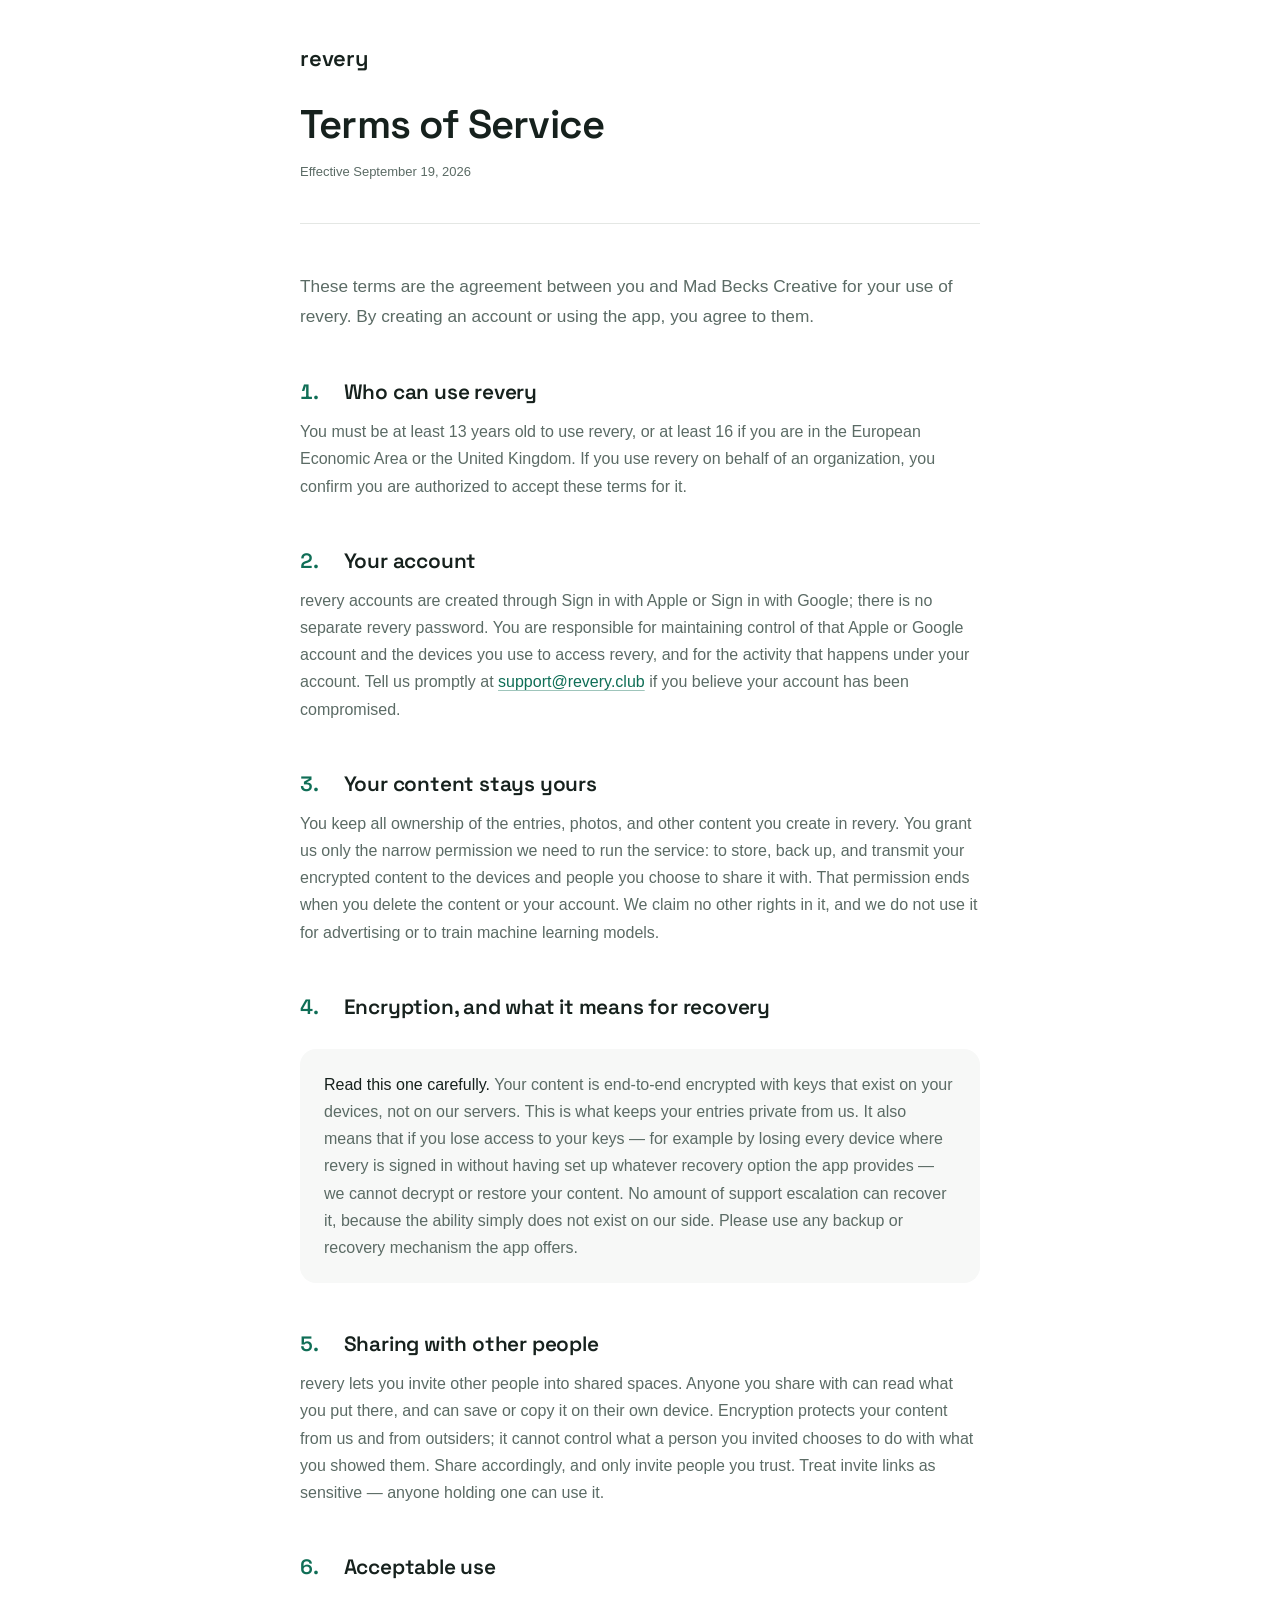
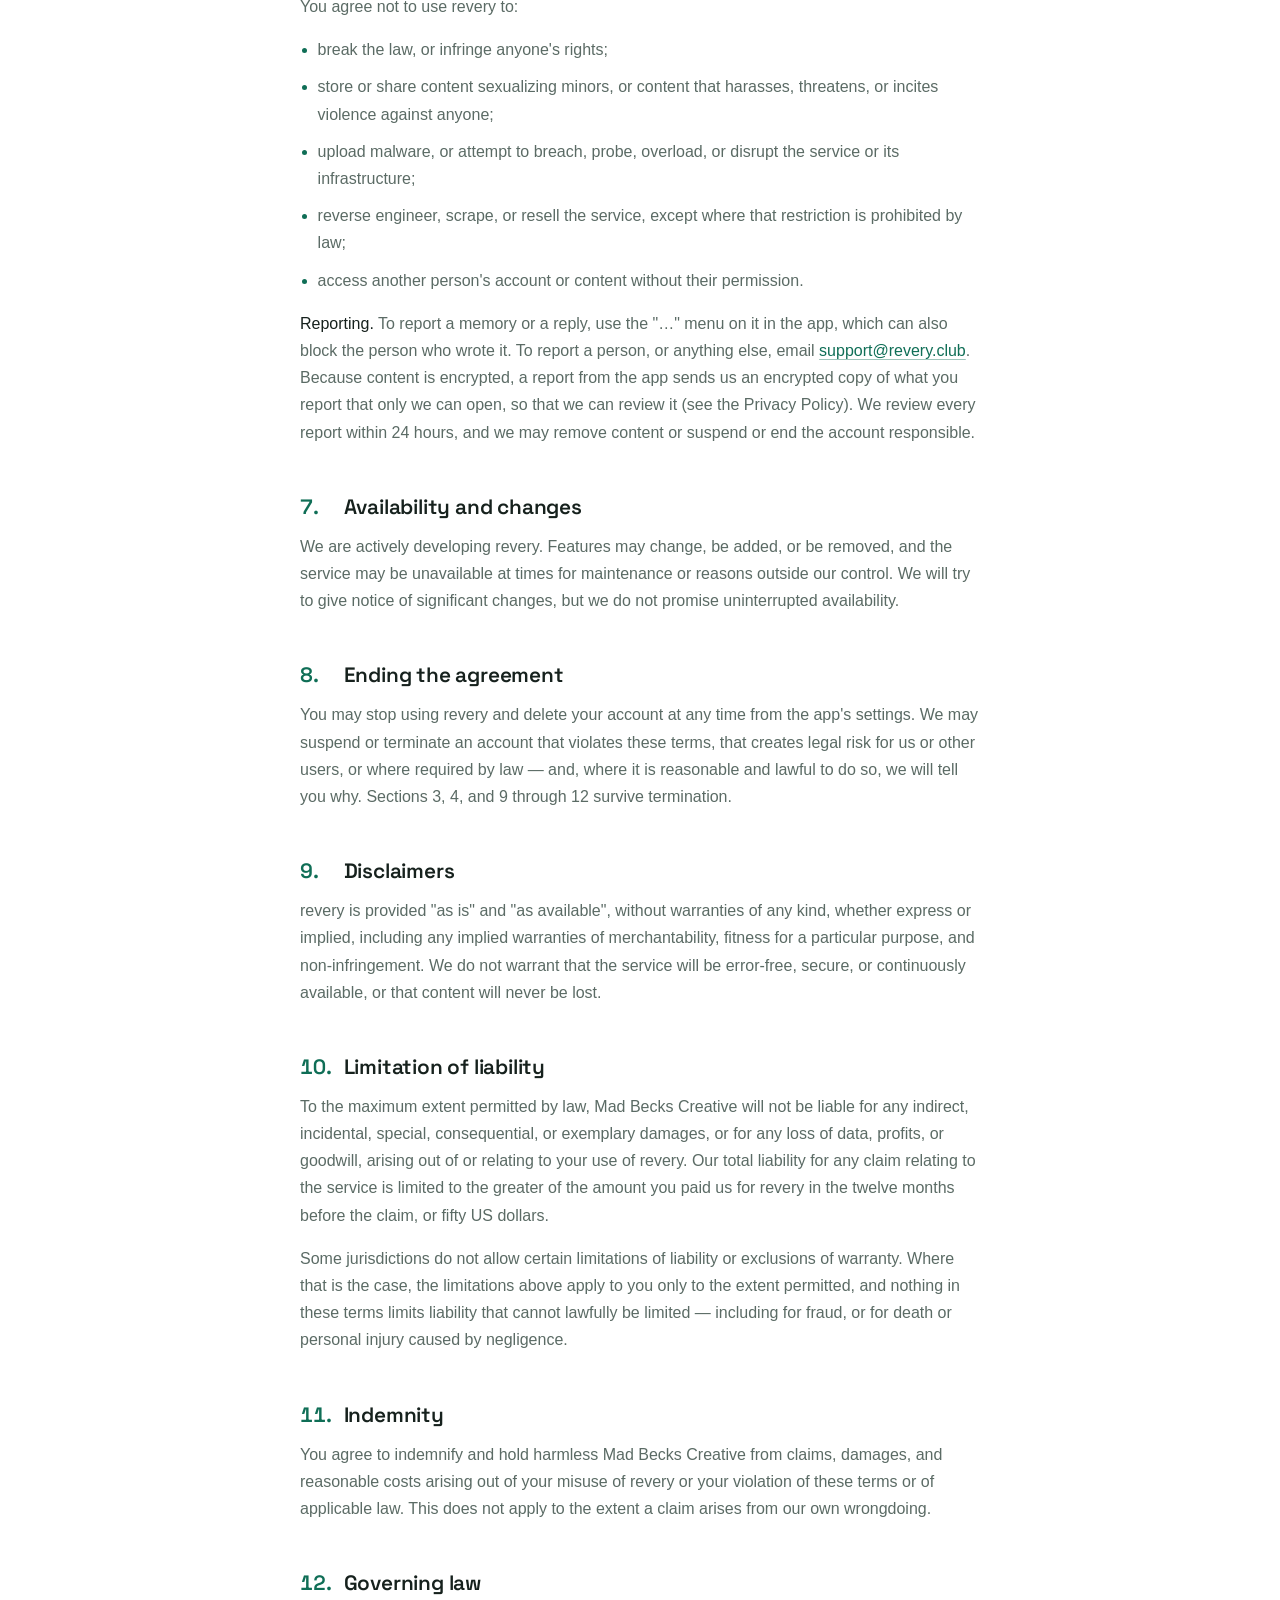
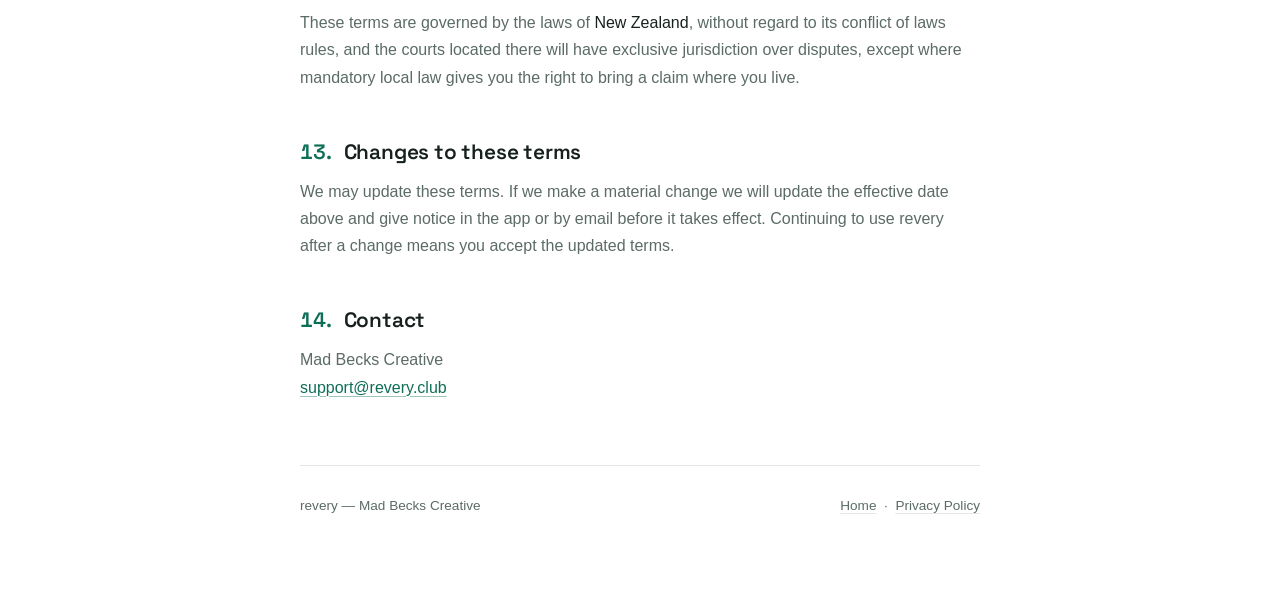
<file: terms/index.html>
<!DOCTYPE html>
<html lang="en">
<head>
  <meta charset="UTF-8" />
  <meta name="viewport" content="width=device-width, initial-scale=1.0" />
  <title>Terms of Service — revery</title>
  <meta name="description" content="The terms that govern your use of revery.">
  <link rel="canonical" href="https://revery.club/terms">
  <meta name="color-scheme" content="light dark">
  <link rel="preload" href="/fonts/SpaceGrotesk-SemiBold.woff2" as="font" type="font/woff2" crossorigin>
  <link rel="stylesheet" href="/legal.css">
</head>
<body>
  <div class="wrap">
    <header class="doc">
      <a class="wordmark" href="/">revery</a>
      <h1>Terms of Service</h1>
      <p class="effective">Effective September 19, 2026</p>
    </header>

    <main>
      <p class="lede">These terms are the agreement between you and Mad Becks Creative
      for your use of revery. By creating an account or using the app, you agree to
      them.</p>

      <h2 data-num="1.">Who can use revery</h2>
      <p>You must be at least 13 years old to use revery, or at least 16 if you are in
      the European Economic Area or the United Kingdom. If you use revery on behalf of
      an organization, you confirm you are authorized to accept these terms for it.</p>

      <h2 data-num="2.">Your account</h2>
      <p>revery accounts are created through Sign in with Apple or Sign in with
      Google; there is no separate revery password. You are responsible for
      maintaining control of that Apple or Google account and the devices you use to
      access revery, and for the activity that happens under your account. Tell us
      promptly at
      <a href="mailto:support@revery.club">support@revery.club</a> if you
      believe your account has been compromised.</p>

      <h2 data-num="3.">Your content stays yours</h2>
      <p>You keep all ownership of the entries, photos, and other content you create in
      revery. You grant us only the narrow permission we need to run the service: to
      store, back up, and transmit your encrypted content to the devices and people you
      choose to share it with. That permission ends when you delete the content or your
      account. We claim no other rights in it, and we do not use it for advertising or
      to train machine learning models.</p>

      <h2 data-num="4.">Encryption, and what it means for recovery</h2>
      <div class="callout">
        <p><strong>Read this one carefully.</strong> Your content is end-to-end
        encrypted with keys that exist on your devices, not on our servers. This is
        what keeps your entries private from us. It also means that if you lose access
        to your keys — for example by losing every device where revery is signed in
        without having set up whatever recovery option the app provides — we cannot
        decrypt or restore your content. No amount of support escalation can recover
        it, because the ability simply does not exist on our side. Please use any
        backup or recovery mechanism the app offers.</p>
      </div>

      <h2 data-num="5.">Sharing with other people</h2>
      <p>revery lets you invite other people into shared spaces. Anyone you share with
      can read what you put there, and can save or copy it on their own device.
      Encryption protects your content from us and from outsiders; it cannot control
      what a person you invited chooses to do with what you showed them. Share
      accordingly, and only invite people you trust. Treat invite links as sensitive —
      anyone holding one can use it.</p>

      <h2 data-num="6.">Acceptable use</h2>
      <p>You agree not to use revery to:</p>
      <ul>
        <li>break the law, or infringe anyone's rights;</li>
        <li>store or share content sexualizing minors, or content that harasses,
        threatens, or incites violence against anyone;</li>
        <li>upload malware, or attempt to breach, probe, overload, or disrupt the
        service or its infrastructure;</li>
        <li>reverse engineer, scrape, or resell the service, except where that
        restriction is prohibited by law;</li>
        <li>access another person's account or content without their permission.</li>
      </ul>
      <p><strong>Reporting.</strong> To report a memory or a reply, use the "…" menu
      on it in the app, which can also block the person who wrote it. To report a
      person, or anything else, email
      <a href="mailto:support@revery.club">support@revery.club</a>. Because
      content is encrypted, a report from the app sends us an encrypted copy of what
      you report that only we can open, so that we can review it (see the Privacy
      Policy). We review every report within 24
      hours, and we may remove content or suspend or end the account responsible.</p>

      <h2 data-num="7.">Availability and changes</h2>
      <p>We are actively developing revery. Features may change, be added, or be
      removed, and the service may be unavailable at times for maintenance or reasons
      outside our control. We will try to give notice of significant changes, but we do
      not promise uninterrupted availability.</p>

      <h2 data-num="8.">Ending the agreement</h2>
      <p>You may stop using revery and delete your account at any time from the app's
      settings. We may suspend or terminate an account that violates these terms, that
      creates legal risk for us or other users, or where required by law — and, where
      it is reasonable and lawful to do so, we will tell you why. Sections 3, 4, and 9
      through 12 survive termination.</p>

      <h2 data-num="9.">Disclaimers</h2>
      <p>revery is provided "as is" and "as available", without warranties of any kind,
      whether express or implied, including any implied warranties of merchantability,
      fitness for a particular purpose, and non-infringement. We do not warrant that
      the service will be error-free, secure, or continuously available, or that
      content will never be lost.</p>

      <h2 data-num="10.">Limitation of liability</h2>
      <p>To the maximum extent permitted by law, Mad Becks Creative will not be liable
      for any indirect, incidental, special, consequential, or exemplary damages, or
      for any loss of data, profits, or goodwill, arising out of or relating to your
      use of revery. Our total liability for any claim relating to the service is
      limited to the greater of the amount you paid us for revery in the twelve months
      before the claim, or fifty US dollars.</p>
      <p>Some jurisdictions do not allow certain limitations of liability or exclusions
      of warranty. Where that is the case, the limitations above apply to you only to
      the extent permitted, and nothing in these terms limits liability that cannot
      lawfully be limited — including for fraud, or for death or personal injury caused
      by negligence.</p>

      <h2 data-num="11.">Indemnity</h2>
      <p>You agree to indemnify and hold harmless Mad Becks Creative from claims,
      damages, and reasonable costs arising out of your misuse of revery or your
      violation of these terms or of applicable law. This does not apply to the extent
      a claim arises from our own wrongdoing.</p>

      <h2 data-num="12.">Governing law</h2>
      <p>These terms are governed by the laws of
      <strong>New Zealand</strong>, without regard to its conflict of laws rules, and the courts
      located there will have exclusive jurisdiction over disputes, except where
      mandatory local law gives you the right to bring a claim where you live.</p>

      <h2 data-num="13.">Changes to these terms</h2>
      <p>We may update these terms. If we make a material change we will update the
      effective date above and give notice in the app or by email before it takes
      effect. Continuing to use revery after a change means you accept the updated
      terms.</p>

      <h2 data-num="14.">Contact</h2>
      <p>Mad Becks Creative<br>
      <a href="mailto:support@revery.club">support@revery.club</a></p>
    </main>

    <footer class="doc">
      <span>revery — Mad Becks Creative</span>
      <span><a href="/">Home</a> &nbsp;·&nbsp; <a href="/privacy">Privacy Policy</a></span>
    </footer>
  </div>
</body>
</html>
</file>
<file: legal.css>
:root {
  color-scheme: light dark;
  --bg: #FFFFFF;
  --surface-muted: #F7F8F7;
  --border: #E4E7E4;
  --text-primary: #16211D;
  --text-secondary: #5B6B65;
  --accent: #0F6E56;
  --accent-underline: rgba(15, 110, 86, 0.4);
  --radius-xl: 16px;
  --font-display: "Space Grotesk", -apple-system, BlinkMacSystemFont,
                  "Segoe UI", Roboto, sans-serif;
  --font-sans: -apple-system, BlinkMacSystemFont, "Segoe UI", Roboto,
               "Helvetica Neue", Arial, sans-serif;
}

@media (prefers-color-scheme: dark) {
  :root {
    --bg: #111213;
    --surface-muted: #222326;
    --border: #2E3033;
    --text-primary: #ECEDEE;
    --text-secondary: #A9ACB0;
    --accent: #5DCAA5;
    --accent-underline: rgba(93, 202, 165, 0.4);
  }
}

@font-face {
  font-family: "Space Grotesk";
  src: url("/fonts/SpaceGrotesk-SemiBold.woff2") format("woff2");
  font-weight: 600;
  font-style: normal;
  font-display: swap;
}

* {
  box-sizing: border-box;
}

html {
  overflow-x: hidden;
  -webkit-text-size-adjust: 100%;
}

body {
  position: relative;
  margin: 0;
  min-height: 100vh;
  background: var(--bg);
  color: var(--text-primary);
  font-family: var(--font-sans);
  font-size: 1rem;
  line-height: 1.7;
  -webkit-font-smoothing: antialiased;
  overflow-x: hidden;
  padding: 0 24px 96px;
}

.wrap {
  position: relative;
  width: min(680px, 100%);
  margin: 0 auto;
}

header.doc {
  padding: 40px 0;
  border-bottom: 1px solid var(--border);
  margin-bottom: 48px;
}

.wordmark {
  display: inline-block;
  font-family: var(--font-display);
  font-size: 1.375rem;
  font-weight: 600;
  letter-spacing: -0.01em;
  color: var(--text-primary);
  text-decoration: none;
}

.wordmark:hover {
  color: var(--accent);
}

h1 {
  font-family: var(--font-display);
  font-size: clamp(1.9rem, 4.6vw, 2.5rem);
  font-weight: 600;
  line-height: 1.2;
  letter-spacing: -0.02em;
  margin: 24px 0 12px;
}

.effective {
  margin: 0;
  font-size: 0.8125rem;
  font-weight: 500;
  color: var(--text-secondary);
}

.lede {
  color: var(--text-secondary);
  font-size: 1.08rem;
}

h2 {
  font-family: var(--font-display);
  font-size: 1.3rem;
  font-weight: 600;
  line-height: 1.3;
  letter-spacing: -0.01em;
  margin: 48px 0 12px;
  color: var(--text-primary);
}

h2::before {
  content: attr(data-num);
  display: inline-block;
  min-width: 2.1em;
  color: var(--accent);
  font-variant-numeric: tabular-nums;
}

p, li {
  color: var(--text-secondary);
}

p {
  margin: 0 0 16px;
}

ul {
  margin: 0 0 16px;
  padding-left: 1.1rem;
}

li {
  margin-bottom: 10px;
}

li::marker {
  color: var(--accent);
}

strong {
  color: var(--text-primary);
  font-weight: 500;
}

a {
  color: var(--accent);
  text-decoration: underline;
  text-underline-offset: 3px;
  text-decoration-thickness: 1px;
  text-decoration-color: var(--accent-underline);
}

a:hover {
  text-decoration-color: var(--accent);
}

.callout {
  border-radius: var(--radius-xl);
  padding: 22px 24px;
  margin: 28px 0;
  background: var(--surface-muted);
}

.callout p:last-child {
  margin-bottom: 0;
}

footer.doc {
  margin-top: 64px;
  padding-top: 28px;
  border-top: 1px solid var(--border);
  font-size: 0.85rem;
  color: var(--text-secondary);
  display: flex;
  flex-wrap: wrap;
  gap: 10px 24px;
  justify-content: space-between;
}

footer.doc a {
  color: var(--text-secondary);
  text-decoration-color: var(--border);
}

footer.doc a:hover {
  color: var(--accent);
}

@media (max-width: 600px) {
  body {
    padding: 0 20px 72px;
    font-size: 0.95rem;
  }

  header.doc {
    padding: 28px 0 32px;
    margin-bottom: 36px;
  }

  h2 {
    margin-top: 40px;
    font-size: 1.35rem;
  }

  h2::before {
    min-width: 1.8em;
  }
}
</file>
